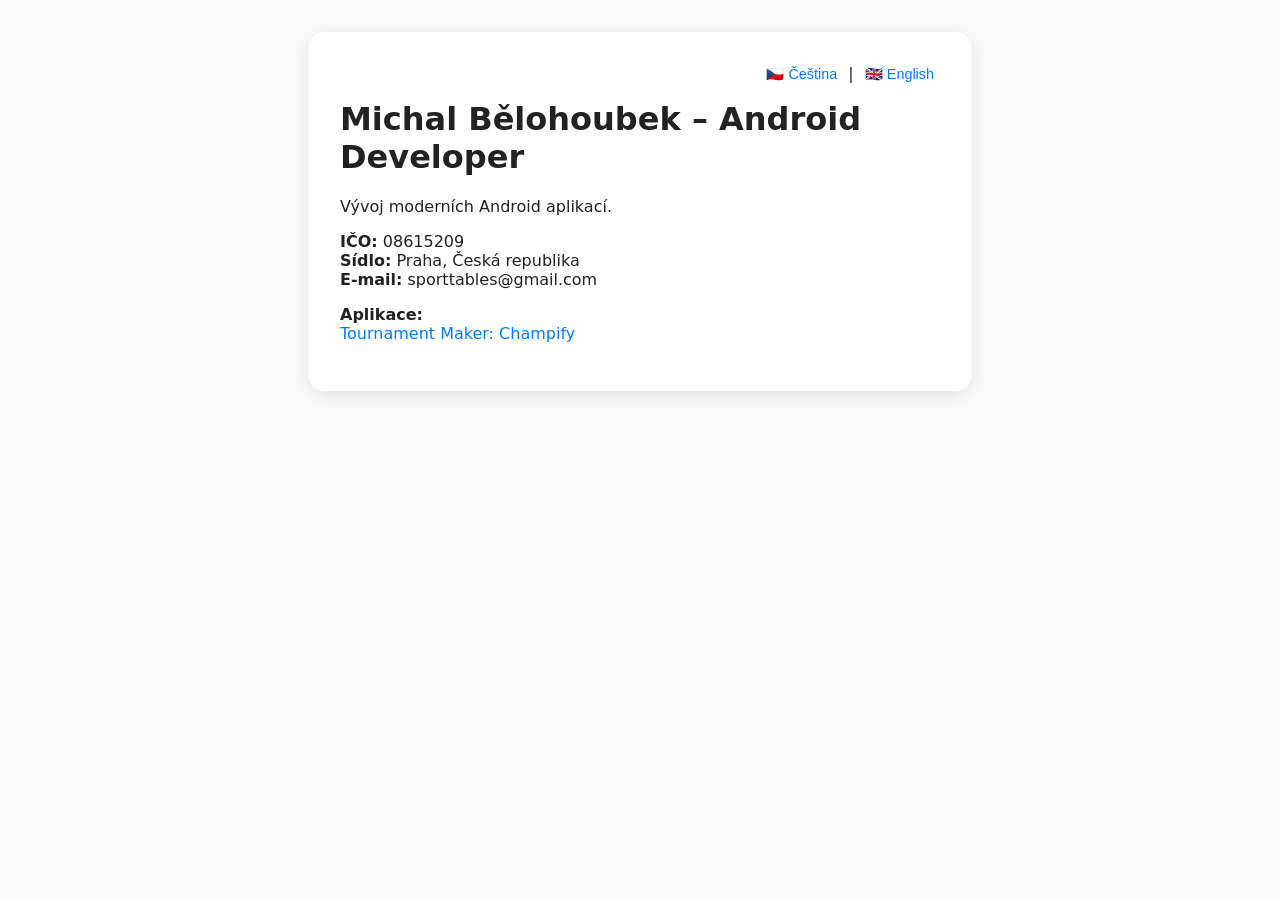
<file: index.html>
<!DOCTYPE html>
<html lang="cs">
<head>
  <meta charset="UTF-8">
  <meta name="google-site-verification" content="O_PAUqd9dbwYzP34kTuOLQig1Tf0CE1ghSDa822P05U" />
  <meta name="viewport" content="width=device-width, initial-scale=1.0">
  <meta name="description" content="Michal Bělohoubek – Android Developer">
  <title>Michal Bělohoubek – Android Developer</title>
  <style>
    body {
      font-family: system-ui, sans-serif;
      background-color: #fafafa;
      color: #222;
      margin: 0;
      padding: 2rem;
      display: flex;
      flex-direction: column;
      align-items: center;
    }
    .container {
      max-width: 600px;
      background: white;
      padding: 2rem;
      border-radius: 16px;
      box-shadow: 0 4px 16px rgba(0,0,0,0.1);
    }
    h1 {
      margin-top: 0;
    }
    .lang-switch {
      text-align: right;
      margin-bottom: 1rem;
    }
    .lang-switch button {
      background: none;
      border: none;
      color: #007bff;
      cursor: pointer;
      font-size: 0.9rem;
    }
    a {
      color: #007bff;
      text-decoration: none;
    }
    a:hover {
      text-decoration: underline;
    }
  </style>
</head>
<body>
  <div class="container">
    <div class="lang-switch">
      <button onclick="switchLang('cs')">🇨🇿 Čeština</button> | 
      <button onclick="switchLang('en')">🇬🇧 English</button>
    </div>

    <div id="cs">
      <h1>Michal Bělohoubek – Android Developer</h1>
      <p>Vývoj moderních Android aplikací.</p>

      <p><strong>IČO:</strong> 08615209<br>
         <strong>Sídlo:</strong> Praha, Česká republika<br>
         <strong>E-mail:</strong> sporttables@gmail.com</p>

      <p><strong>Aplikace:</strong><br>
        <a href="https://play.google.com/store/apps/details?id=cz.lomich.tournamentmanager.app" target="_blank">
          Tournament Maker: Champify
        </a>
      </p>
    </div>

    <div id="en" style="display:none;">
      <h1>Michal Bělohoubek – Android Developer</h1>
      <p>Development of modern Android applications.</p>

      <p><strong>Business ID:</strong> 08615209<br>
         <strong>Location:</strong> Praha, Czech Republic<br>
         <strong>E-mail:</strong> sporttables@gmail.com</p>

      <p><strong>App:</strong><br>
        <a href="https://play.google.com/store/apps/details?id=cz.lomich.tournamentmanager.app" target="_blank">
          Tournament Maker: Champify
        </a>
      </p>
    </div>
  </div>

  <script>
    function switchLang(lang) {
      document.getElementById('cs').style.display = lang === 'cs' ? 'block' : 'none';
      document.getElementById('en').style.display = lang === 'en' ? 'block' : 'none';
    }
  </script>
</body>
</html>
</file>
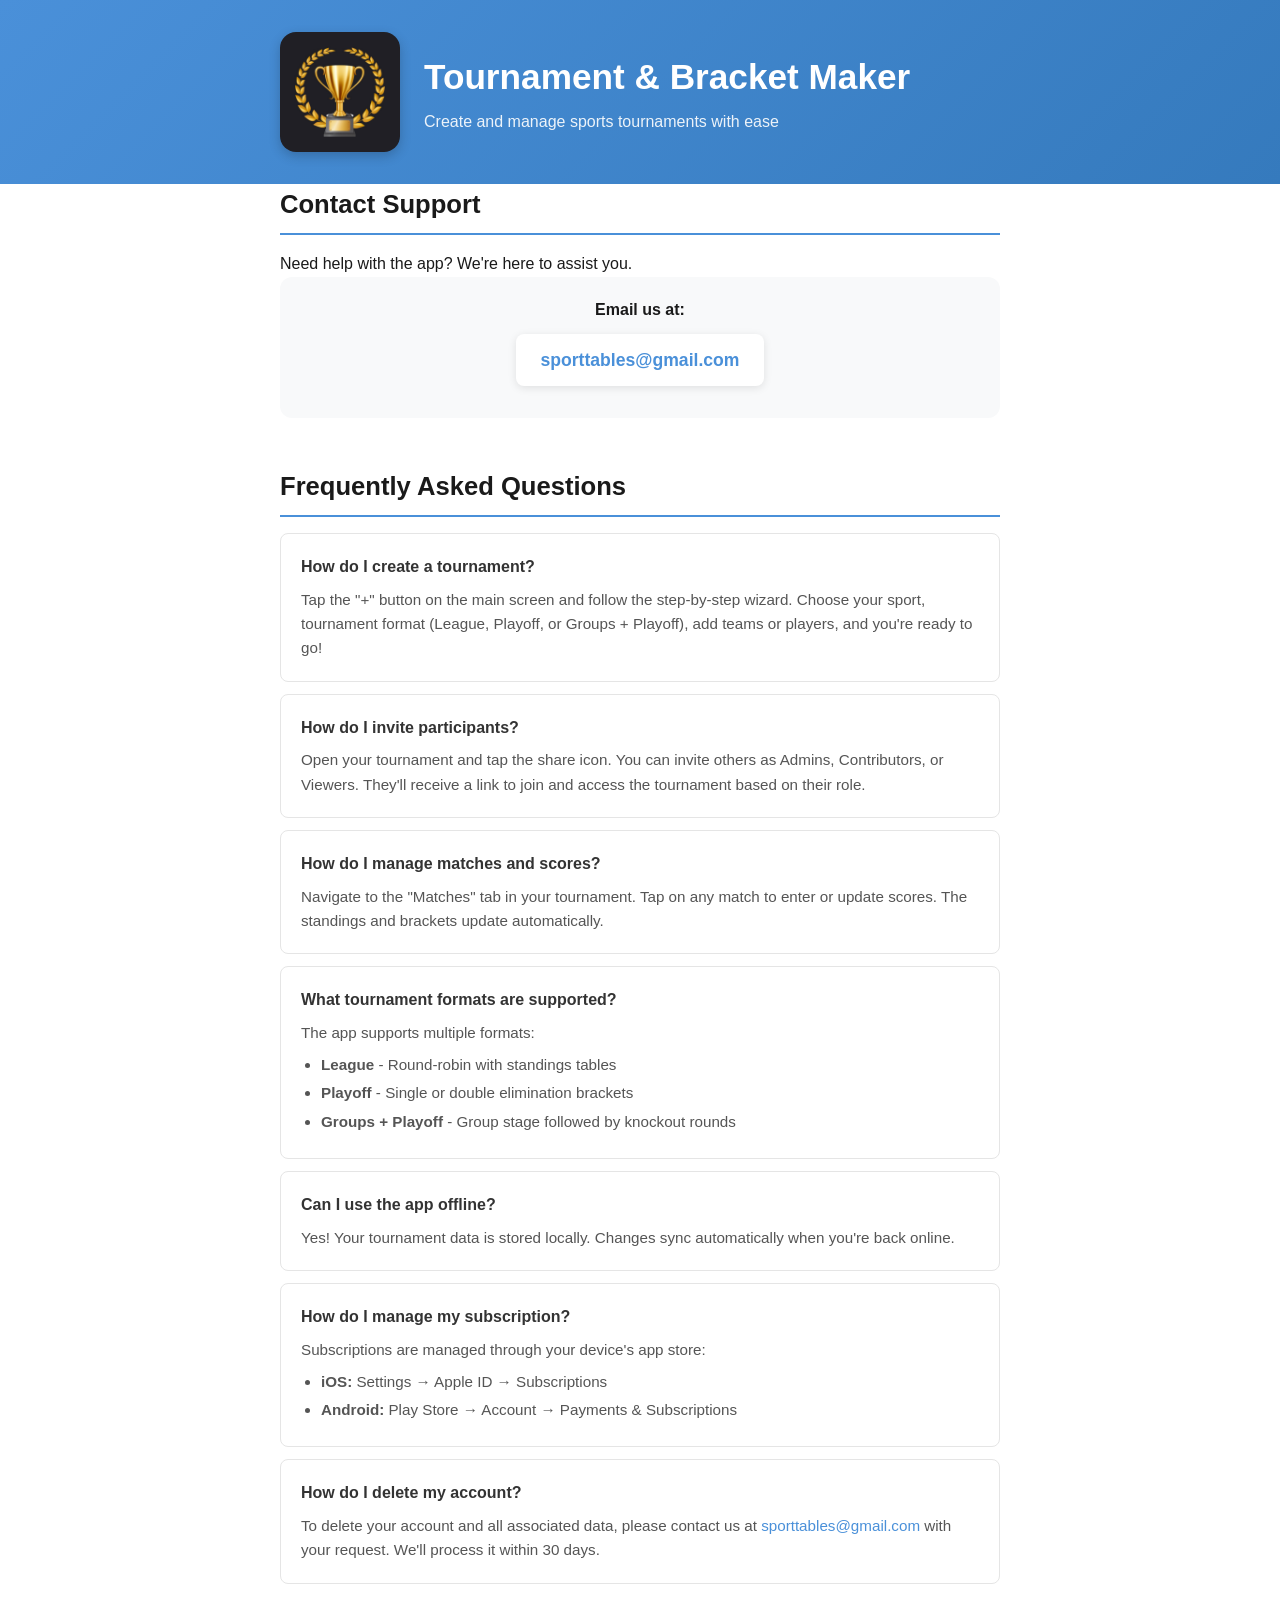
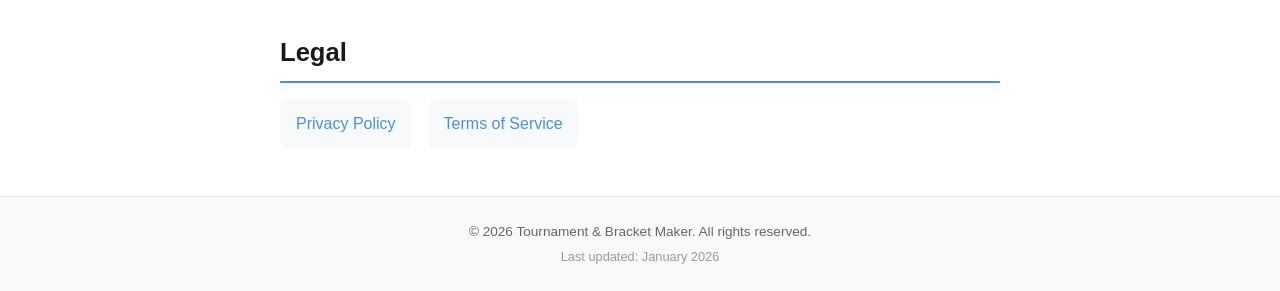
<file: website/index.html>
<!DOCTYPE html>
<html lang="en">
<head>
    <meta charset="UTF-8">
    <meta name="viewport" content="width=device-width, initial-scale=1.0">
    <meta name="description" content="Support for Tournament & Bracket Maker - Create and manage sports tournaments easily">
    <title>Support - Tournament & Bracket Maker</title>
    <link rel="stylesheet" href="css/style.css">
    <link rel="icon" type="image/png" href="images/app-icon.png">
</head>
<body>
    <header class="header">
        <div class="container">
            <div class="app-info">
                <img src="images/app-icon.png" alt="Tournament & Bracket Maker App Icon" class="app-icon">
                <div class="app-title">
                    <h1>Tournament & Bracket Maker</h1>
                    <p class="tagline">Create and manage sports tournaments with ease</p>
                </div>
            </div>
        </div>
    </header>

    <main class="container">
        <section class="section" id="contact">
            <h2>Contact Support</h2>
            <p>Need help with the app? We're here to assist you.</p>
            <div class="contact-card">
                <p><strong>Email us at:</strong></p>
                <a href="mailto:sporttables@gmail.com" class="email-link">sporttables@gmail.com</a>
            </div>
        </section>

        <section class="section" id="faq">
            <h2>Frequently Asked Questions</h2>

            <div class="faq-item">
                <h3>How do I create a tournament?</h3>
                <p>Tap the "+" button on the main screen and follow the step-by-step wizard. Choose your sport, tournament format (League, Playoff, or Groups + Playoff), add teams or players, and you're ready to go!</p>
            </div>

            <div class="faq-item">
                <h3>How do I invite participants?</h3>
                <p>Open your tournament and tap the share icon. You can invite others as Admins, Contributors, or Viewers. They'll receive a link to join and access the tournament based on their role.</p>
            </div>

            <div class="faq-item">
                <h3>How do I manage matches and scores?</h3>
                <p>Navigate to the "Matches" tab in your tournament. Tap on any match to enter or update scores. The standings and brackets update automatically.</p>
            </div>

            <div class="faq-item">
                <h3>What tournament formats are supported?</h3>
                <p>The app supports multiple formats:</p>
                <ul>
                    <li><strong>League</strong> - Round-robin with standings tables</li>
                    <li><strong>Playoff</strong> - Single or double elimination brackets</li>
                    <li><strong>Groups + Playoff</strong> - Group stage followed by knockout rounds</li>
                </ul>
            </div>

            <div class="faq-item">
                <h3>Can I use the app offline?</h3>
                <p>Yes! Your tournament data is stored locally. Changes sync automatically when you're back online.</p>
            </div>

            <div class="faq-item">
                <h3>How do I manage my subscription?</h3>
                <p>Subscriptions are managed through your device's app store:</p>
                <ul>
                    <li><strong>iOS:</strong> Settings → Apple ID → Subscriptions</li>
                    <li><strong>Android:</strong> Play Store → Account → Payments & Subscriptions</li>
                </ul>
            </div>

            <div class="faq-item">
                <h3>How do I delete my account?</h3>
                <p>To delete your account and all associated data, please contact us at <a href="mailto:sporttables@gmail.com">sporttables@gmail.com</a> with your request. We'll process it within 30 days.</p>
            </div>
        </section>

        <section class="section" id="legal">
            <h2>Legal</h2>
            <div class="legal-links">
                <a href="https://sites.google.com/view/champifytournamentmaker/home" target="_blank" rel="noopener">Privacy Policy</a>
                <a href="https://sites.google.com/view/tournamentpro-terms-of-use" target="_blank" rel="noopener">Terms of Service</a>
            </div>
        </section>
    </main>

    <footer class="footer">
        <div class="container">
            <p>&copy; 2026 Tournament & Bracket Maker. All rights reserved.</p>
            <p class="last-updated">Last updated: January 2026</p>
        </div>
    </footer>
</body>
</html>
</file>
<file: website/css/style.css>
/*
 * Champify Support Page Styles
 * Mobile-first responsive design for App Store compliance
 */

/* Reset and Base */
*, *::before, *::after {
    box-sizing: border-box;
    margin: 0;
    padding: 0;
}

html {
    font-size: 16px;
    -webkit-text-size-adjust: 100%;
}

body {
    font-family: -apple-system, BlinkMacSystemFont, 'Segoe UI', Roboto, Oxygen, Ubuntu, Cantarell, sans-serif;
    line-height: 1.6;
    color: #1a1a1a;
    background-color: #ffffff;
    min-height: 100vh;
    display: flex;
    flex-direction: column;
}

/* Container */
.container {
    width: 100%;
    max-width: 800px;
    margin: 0 auto;
    padding: 0 20px;
}

/* Header */
.header {
    background: linear-gradient(135deg, #4a90d9 0%, #357abd 100%);
    color: #ffffff;
    padding: 24px 0;
}

.app-info {
    display: flex;
    align-items: center;
    gap: 16px;
}

.app-icon {
    width: 72px;
    height: 72px;
    border-radius: 16px;
    box-shadow: 0 4px 12px rgba(0, 0, 0, 0.2);
}

.app-title h1 {
    font-size: 1.5rem;
    font-weight: 600;
    margin-bottom: 4px;
}

.tagline {
    font-size: 0.9rem;
    opacity: 0.9;
}

/* Main Content */
main {
    flex: 1;
    padding: 24px 0;
}

.section {
    margin-bottom: 32px;
}

.section h2 {
    font-size: 1.4rem;
    font-weight: 600;
    color: #1a1a1a;
    margin-bottom: 16px;
    padding-bottom: 8px;
    border-bottom: 2px solid #4a90d9;
}

/* Contact Card */
.contact-card {
    background: #f8f9fa;
    border-radius: 12px;
    padding: 20px;
    text-align: center;
}

.email-link {
    display: inline-block;
    font-size: 1.1rem;
    color: #4a90d9;
    text-decoration: none;
    font-weight: 600;
    padding: 12px 24px;
    margin: 12px 0;
    background: #ffffff;
    border-radius: 8px;
    box-shadow: 0 2px 8px rgba(0, 0, 0, 0.1);
    transition: transform 0.2s, box-shadow 0.2s;
}

.email-link:hover,
.email-link:focus {
    transform: translateY(-2px);
    box-shadow: 0 4px 12px rgba(0, 0, 0, 0.15);
}

.email-link:active {
    transform: translateY(0);
}

.response-time {
    font-size: 0.85rem;
    color: #666;
    margin-top: 8px;
}

/* FAQ Section */
.faq-item {
    background: #ffffff;
    border: 1px solid #e5e5e5;
    border-radius: 8px;
    padding: 16px;
    margin-bottom: 12px;
}

.faq-item h3 {
    font-size: 1rem;
    font-weight: 600;
    color: #333;
    margin-bottom: 8px;
}

.faq-item p {
    font-size: 0.95rem;
    color: #555;
}

.faq-item ul {
    margin-top: 8px;
    padding-left: 20px;
}

.faq-item li {
    margin-bottom: 4px;
    font-size: 0.95rem;
    color: #555;
}

.faq-item a {
    color: #4a90d9;
    text-decoration: none;
}

.faq-item a:hover {
    text-decoration: underline;
}

/* Legal Links */
.legal-links {
    display: flex;
    flex-direction: column;
    gap: 12px;
}

.legal-links a {
    display: inline-block;
    color: #4a90d9;
    text-decoration: none;
    font-size: 1rem;
    padding: 12px 16px;
    background: #f8f9fa;
    border-radius: 8px;
    transition: background 0.2s;
}

.legal-links a:hover,
.legal-links a:focus {
    background: #e8f0fe;
    text-decoration: none;
}

/* Footer */
.footer {
    background: #f8f9fa;
    padding: 20px 0;
    margin-top: auto;
    text-align: center;
    border-top: 1px solid #e5e5e5;
}

.footer p {
    font-size: 0.85rem;
    color: #666;
}

.last-updated {
    margin-top: 4px;
    font-size: 0.8rem !important;
    color: #999 !important;
}

/* Tablet and Desktop */
@media (min-width: 600px) {
    .header {
        padding: 32px 0;
    }

    .app-icon {
        width: 96px;
        height: 96px;
    }

    .app-title h1 {
        font-size: 2rem;
    }

    .tagline {
        font-size: 1rem;
    }

    main {
        padding: 40px 0;
    }

    .section {
        margin-bottom: 48px;
    }

    .section h2 {
        font-size: 1.6rem;
    }

    .faq-item {
        padding: 20px;
    }

    .legal-links {
        flex-direction: row;
        gap: 16px;
    }

    .footer {
        padding: 24px 0;
    }
}

/* Large Screens */
@media (min-width: 900px) {
    .container {
        padding: 0 40px;
    }

    .app-info {
        gap: 24px;
    }

    .app-icon {
        width: 120px;
        height: 120px;
    }

    .app-title h1 {
        font-size: 2.2rem;
    }
}

/* Accessibility */
@media (prefers-reduced-motion: reduce) {
    * {
        transition: none !important;
    }
}

/* Focus styles for keyboard navigation */
a:focus,
button:focus {
    outline: 2px solid #4a90d9;
    outline-offset: 2px;
}

/* Print styles */
@media print {
    .header {
        background: none;
        color: #000;
    }

    .email-link {
        box-shadow: none;
        border: 1px solid #ccc;
    }
}
</file>
